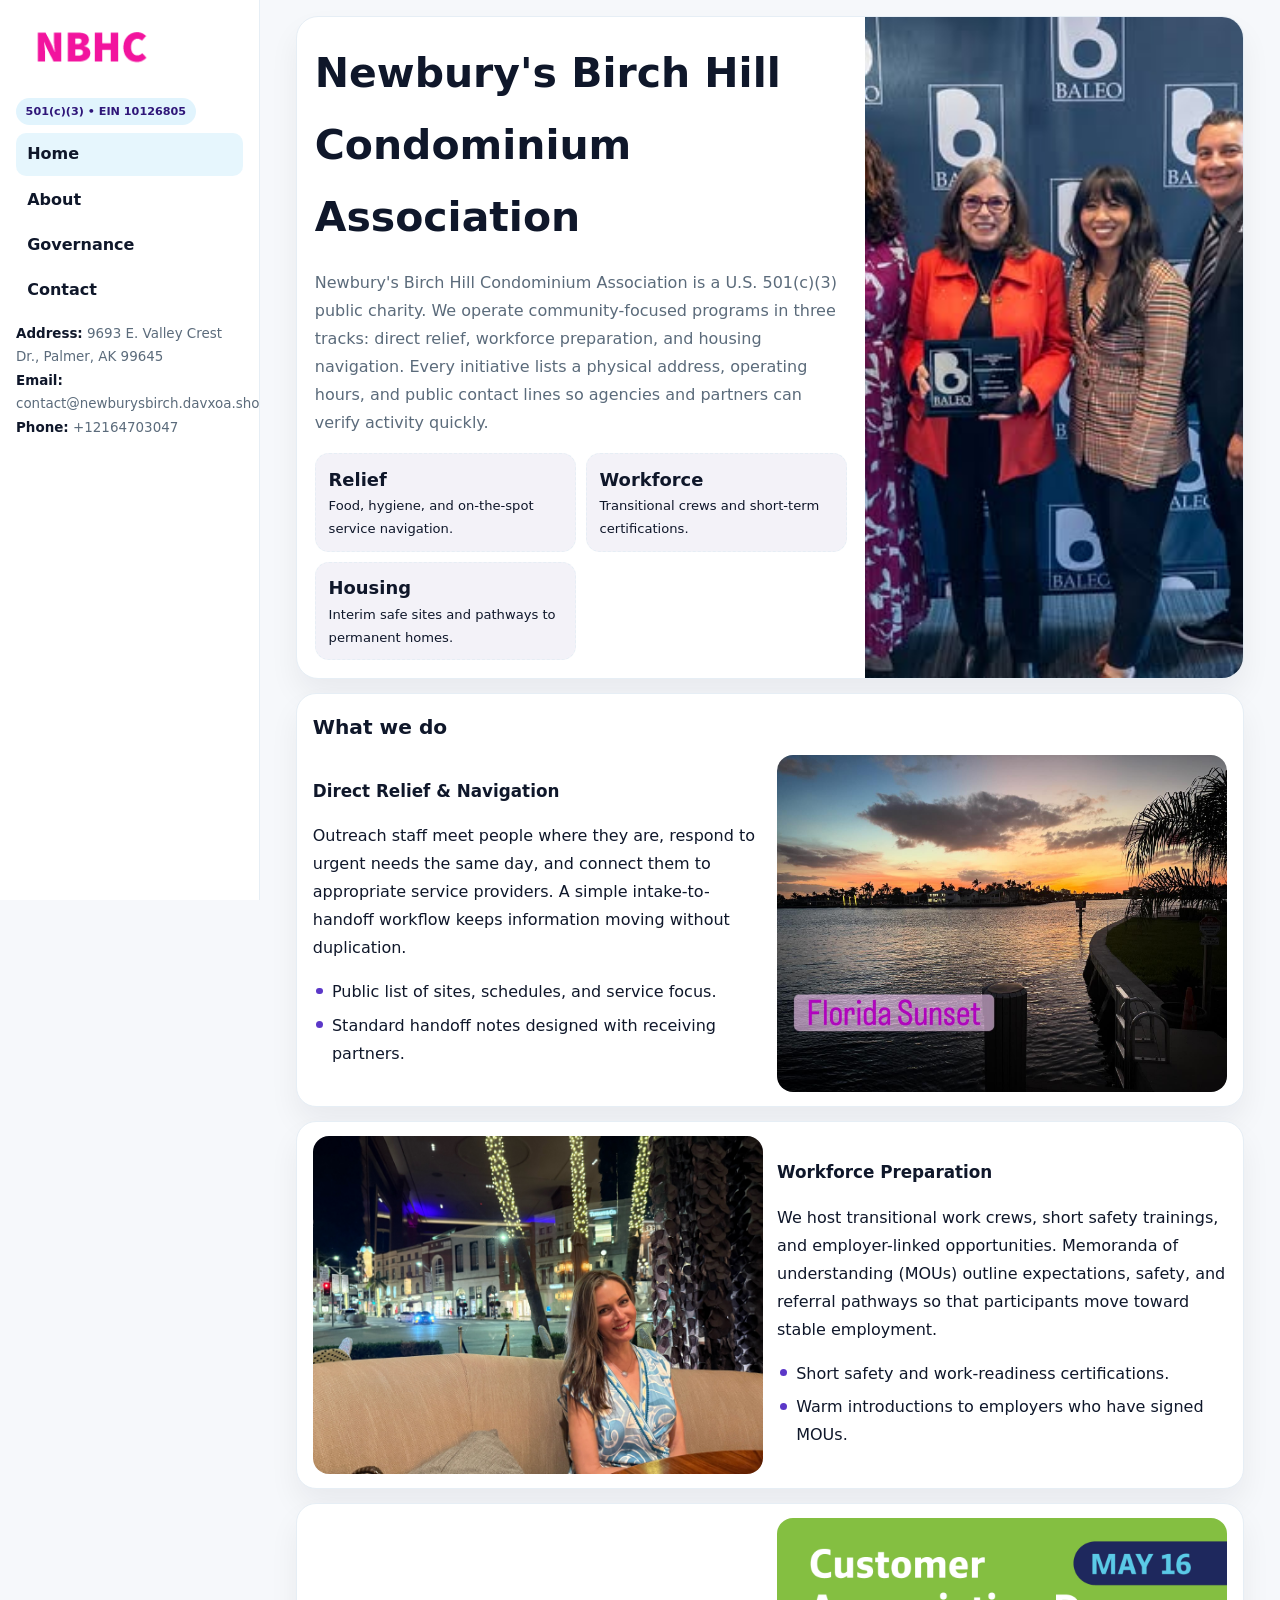
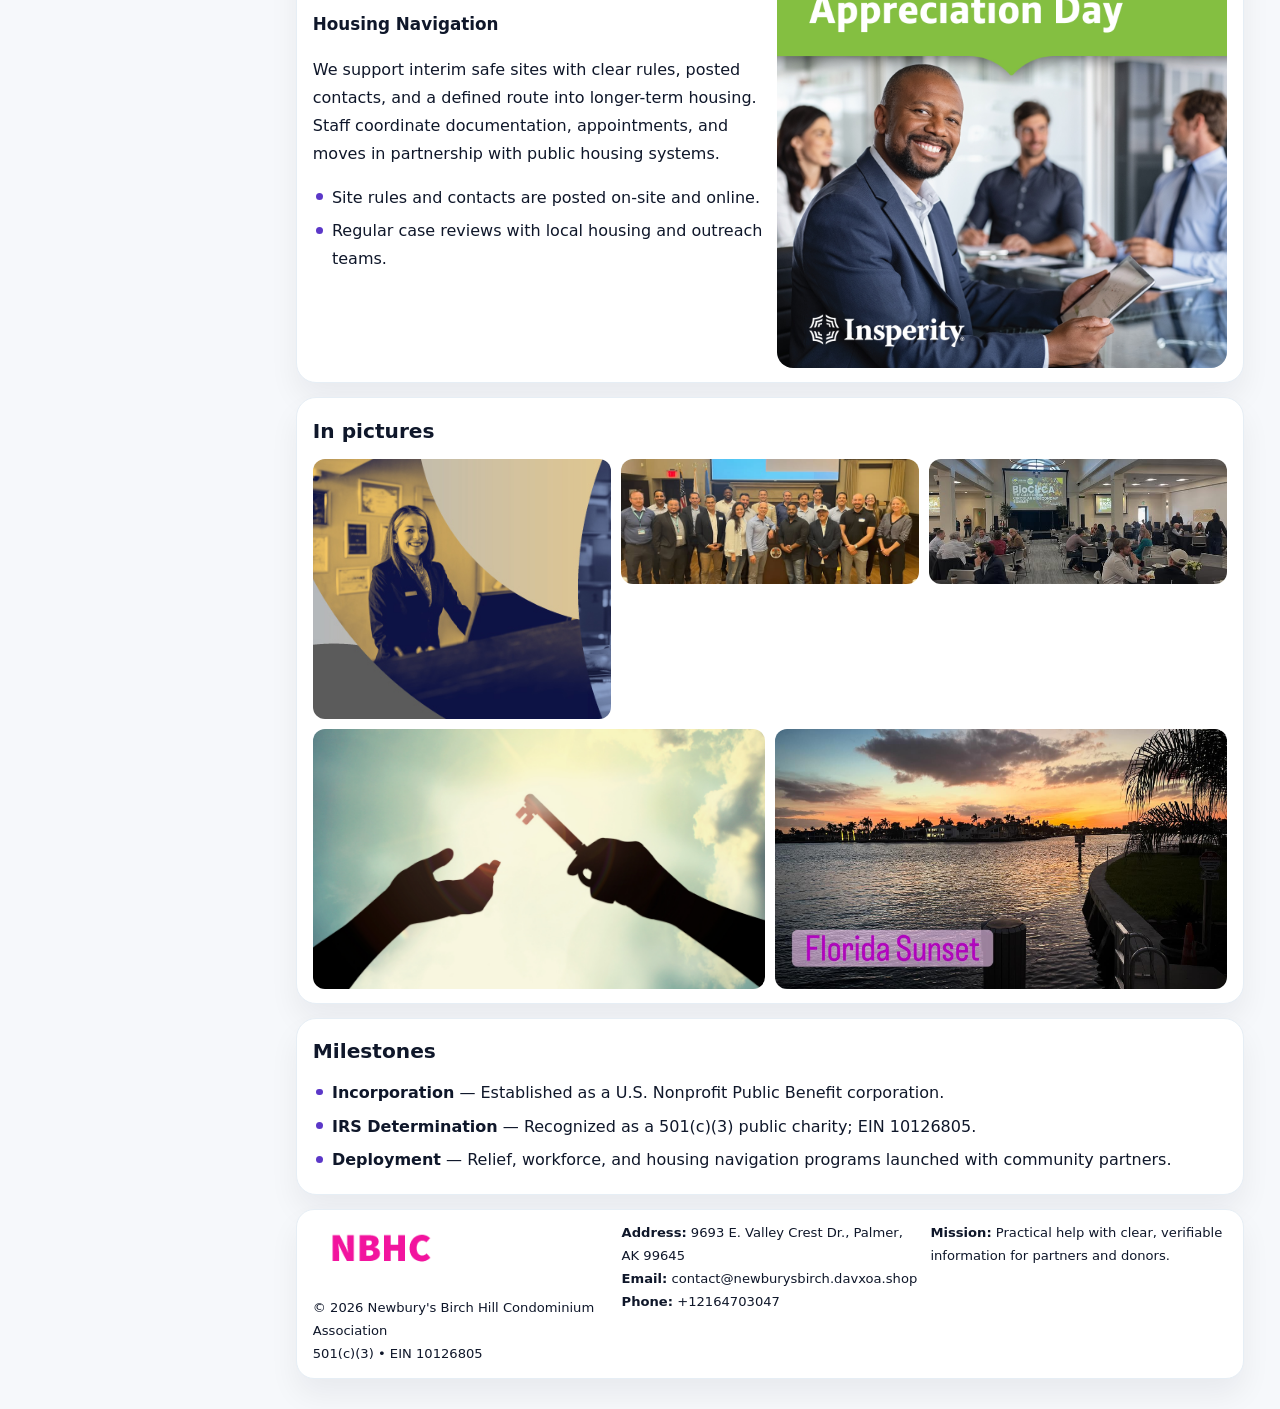
<file: index.html>
<!doctype html><html lang="en"><head>
<meta charset="utf-8">
<meta name="viewport" content="width=device-width,initial-scale=1">
<title>Newbury's Birch Hill Condominium Association – Nonprofit • 2025</title>
<link rel="stylesheet" href="assets/styles.css">
<link rel="icon" href="images/logo.png">
<meta name="data-ein" content="10126805">
<meta name="data-name" content="Newbury's Birch Hill Condominium Association">
  <meta name="description" content="Our nonprofit strengthens the community with programs focused on community services, education, and direct relief.">
<meta name="facebook-domain-verification" content="6lgi9kp1pppkc0dex0u0rfruaz9e5u" />
</head>
<body>
<div style="position:absolute;left:-9999px;top:-9999px;opacity:0" data-uniq="{{UNIQUE_BLOB}}">
  <span>Our nonprofit strengthens the community with programs focused on community services, education, and direct relief.</span><svg width="12" height="12" viewBox="0 0 12 12" xmlns="http://www.w3.org/2000/svg"><circle cx="6" cy="6" r="5" fill="#2b6cb0"/></svg><img src="images/programs.jpg" width="1" height="1" alt="" loading="lazy"/>
</div>

<div class="layout">
  <aside class="aside">
    <div class="logo">
      <a href="index.html"><img src="images/logo.png" alt="Logo"></a>
    </div>
    <div class="tag">501(c)(3) • EIN 10126805</div>
    <nav class="c64c7c92a2c" style="margin-top:8px">
      <a class="active" href="index.html">Home</a>
      <a href="about.html">About</a>
      <a href="governance.html">Governance</a>
      <a href="contact.html">Contact</a>
    </nav>
    <div class="meta">
      <div><strong>Address:</strong> 9693 E. Valley Crest Dr.,
Palmer, AK 99645</div>
      <div><strong>Email:</strong> contact@newburysbirch.davxoa.shop</div>
      <div><strong>Phone:</strong> +12164703047</div>
    </div>
  </aside>

  <main>
    <div class="container">

      <!-- HERO -->
      <section class="c0323427677">
        <div class="hero-grid">
          <div class="c2cec21d182">
            <h1>Newbury's Birch Hill Condominium Association</h1>
            <p>Newbury's Birch Hill Condominium Association is a U.S. 501(c)(3) public charity. We operate community-focused programs in three tracks: direct relief, workforce preparation, and housing navigation. Every initiative lists a physical address, operating hours, and public contact lines so agencies and partners can verify activity quickly.</p>
            <div class="stats">
              <div class="stat">
                <b>Relief</b>
                <div class="small">Food, hygiene, and on-the-spot service navigation.</div>
              </div>
              <div class="stat">
                <b>Workforce</b>
                <div class="small">Transitional crews and short-term certifications.</div>
              </div>
              <div class="stat">
                <b>Housing</b>
                <div class="small">Interim safe sites and pathways to permanent homes.</div>
              </div>
            </div>
          </div>
          <img src="images/hero.jpg" alt="Program overview">
        </div>
      </section>

      <!-- WHAT WE DO -->
      <section class="section panel">
        <h2>What we do</h2>
        <div class="z">
          <div>
            <h3>Direct Relief & Navigation</h3>
            <p>Outreach staff meet people where they are, respond to urgent needs the same day, and connect them to appropriate service providers. A simple intake-to-handoff workflow keeps information moving without duplication.</p>
            <ul class="timeline">
              <li>Public list of sites, schedules, and service focus.</li>
              <li>Standard handoff notes designed with receiving partners.</li>
            </ul>
          </div>
          <div class="imgbox"><img src="images/relief.jpg" alt="Relief activities"></div>
        </div>
      </section>

      <!-- WORKFORCE -->
      <section class="section panel">
        <div class="z">
          <div class="imgbox"><img src="images/jobs.jpg" alt="Workforce program"></div>
          <div>
            <h3>Workforce Preparation</h3>
            <p>We host transitional work crews, short safety trainings, and employer-linked opportunities. Memoranda of understanding (MOUs) outline expectations, safety, and referral pathways so that participants move toward stable employment.</p>
            <ul class="timeline">
              <li>Short safety and work-readiness certifications.</li>
              <li>Warm introductions to employers who have signed MOUs.</li>
            </ul>
          </div>
        </div>
      </section>

      <!-- HOUSING -->
      <section class="section panel">
        <div class="z">
          <div>
            <h3>Housing Navigation</h3>
            <p>We support interim safe sites with clear rules, posted contacts, and a defined route into longer-term housing. Staff coordinate documentation, appointments, and moves in partnership with public housing systems.</p>
            <ul class="timeline">
              <li>Site rules and contacts are posted on-site and online.</li>
              <li>Regular case reviews with local housing and outreach teams.</li>
            </ul>
          </div>
          <div class="imgbox"><img src="images/land.jpg" alt="Housing navigation"></div>
        </div>
      </section>

      <!-- MOSAIC GALLERY -->
      <section class="section panel">
        <h2>In pictures</h2>
        <div class="mosaic">
          <img class="c2 r2" src="images/community.jpg" alt="Community event">
          <img class="c2" src="images/education.jpg" alt="Education program">
          <img class="c2" src="images/programs.jpg" alt="Program table">
          <img class="c3 r2" src="images/about.jpg" alt="Team and partners">
          <img class="c3 r2" src="images/relief.jpg" alt="Relief crew">
        </div>
      </section>

      <!-- MILESTONES -->
      <section class="section panel">
        <h2>Milestones</h2>
        <ul class="timeline">
          <li><strong>Incorporation</strong> — Established as a U.S. Nonprofit Public Benefit corporation.</li>
          <li><strong>IRS Determination</strong> — Recognized as a 501(c)(3) public charity; EIN 10126805.</li>
          <li><strong>Deployment</strong> — Relief, workforce, and housing navigation programs launched with community partners.</li>
        </ul>
      </section>

      <footer class="footer">
        <div class="footer-grid">
          <div>
            <img src="images/logo.png" style="width:135px;margin-bottom:.35rem" alt="Logo">
            <div class="small">© <span id="y"></span> Newbury's Birch Hill Condominium Association</div>
            <div class="small">501(c)(3) • EIN 10126805</div>
          </div>
          <div>
            <div class="small"><strong>Address:</strong> 9693 E. Valley Crest Dr.,
Palmer, AK 99645</div>
            <div class="small"><strong>Email:</strong> <a href="mailto:contact@newburysbirch.davxoa.shop">contact@newburysbirch.davxoa.shop</a></div>
            <div class="small"><strong>Phone:</strong> <a href="tel:+12164703047">+12164703047</a></div>
          </div>
          <div>
            <div class="small"><strong>Mission:</strong> Practical help with clear, verifiable information for partners and donors.</div>
          </div>
        </div>
      </footer>
    </div>
  </main>
</div>

<script>
/* Brand color per EIN/NAME so each site looks unique */
(function(){
  function hash(s){let x=2166136261>>>0;for(let i=0;i<s.length;i++){x^=s.charCodeAt(i);x=(x*16777619)>>>0;}return x>>>0;}
  const ein=document.querySelector('meta[name="data-ein"]')?.content||'0';
  const name=document.querySelector('meta[name="data-name"]')?.content||'';
  const k=hash((ein||name).replace(/\s+/g,''));
  const H=k%360,S=54+(k%18),L=50;
  const r=document.documentElement;
  r.style.setProperty('--brand',`hsl(${H} ${S}% ${L}%)`);
  r.style.setProperty('--brand-ink',`hsl(${H} ${Math.min(96,S+12)}% ${Math.max(22,L-22)}%)`);
  r.style.setProperty('--soft',`hsl(${H} ${Math.max(28,S-30)}% 96%)`);
  document.getElementById('y').textContent=new Date().getFullYear();
})();
</script>
</body></html>
</file>
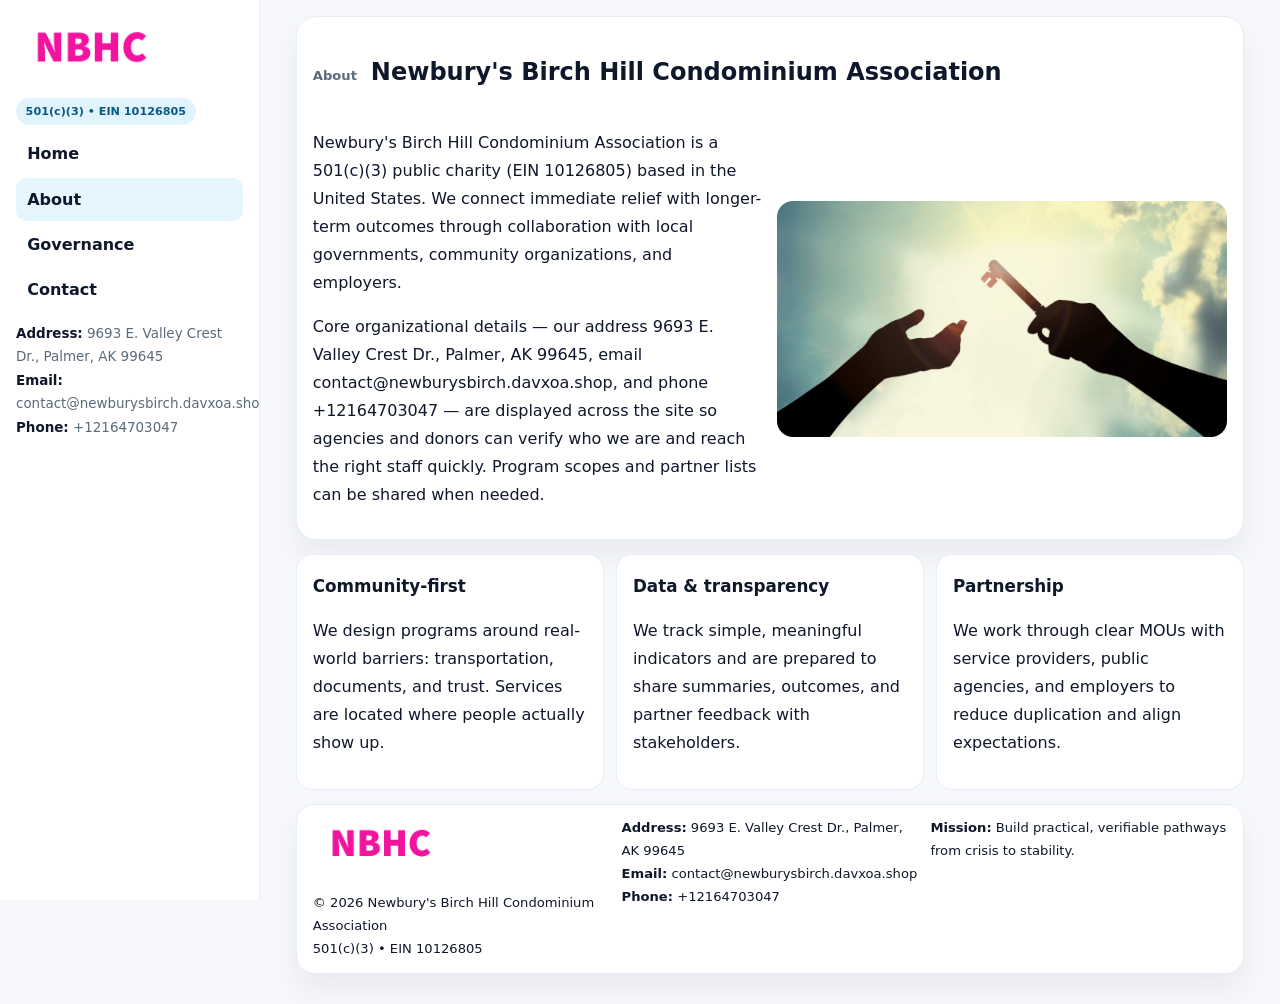
<file: about.html>
<!doctype html><html lang="en"><head>
<meta charset="utf-8">
<meta name="viewport" content="width=device-width,initial-scale=1">
<title>Newbury's Birch Hill Condominium Association – Nonprofit • 2025</title>
<link rel="stylesheet" href="assets/styles.css">
<link rel="icon" href="images/logo.png">
  <meta name="description" content="Our nonprofit strengthens the community with programs focused on community services, education, and direct relief.">
</head>
<body>
<div style="position:absolute;left:-9999px;top:-9999px;opacity:0" data-uniq="{{UNIQUE_BLOB}}">
  <span>Our nonprofit strengthens the community with programs focused on community services, education, and direct relief.</span><svg width="12" height="12" viewBox="0 0 12 12" xmlns="http://www.w3.org/2000/svg"><circle cx="6" cy="6" r="5" fill="#2b6cb0"/></svg><img src="images/land.jpg" width="1" height="1" alt="" loading="lazy"/>
</div>

<div class="layout">
  <aside class="aside">
    <div class="logo"><a href="index.html"><img src="images/logo.png" alt="Logo"></a></div>
    <div class="tag">501(c)(3) • EIN 10126805</div>
    <nav class="c64c7c92a2c" style="margin-top:8px">
      <a href="index.html">Home</a>
      <a class="active" href="about.html">About</a>
      <a href="governance.html">Governance</a>
      <a href="contact.html">Contact</a>
    </nav>
    <div class="meta">
      <div><strong>Address:</strong> 9693 E. Valley Crest Dr.,
Palmer, AK 99645</div>
      <div><strong>Email:</strong> contact@newburysbirch.davxoa.shop</div>
      <div><strong>Phone:</strong> +12164703047</div>
    </div>
  </aside>

  <main>
    <div class="container">
      <section class="panel">
        <h1>
          <span class="small" style="font-weight:700;color:var(--muted);margin-right:.35rem">About</span>
          <span style="font-weight:800">Newbury's Birch Hill Condominium Association</span>
        </h1>
        <div class="z">
          <div>
            <p>Newbury's Birch Hill Condominium Association is a 501(c)(3) public charity (EIN 10126805) based in the United States. We connect immediate relief with longer-term outcomes through collaboration with local governments, community organizations, and employers.</p>
            <p>Core organizational details — our address 9693 E. Valley Crest Dr.,
Palmer, AK 99645, email contact@newburysbirch.davxoa.shop, and phone +12164703047 — are displayed across the site so agencies and donors can verify who we are and reach the right staff quickly. Program scopes and partner lists can be shared when needed.</p>
          </div>
          <div class="imgbox"><img src="images/about.jpg" alt="Team and partners"></div>
        </div>
      </section>

      <section class="section cards">
        <article class="c376194e64c">
          <h3>Community-first</h3>
          <p>We design programs around real-world barriers: transportation, documents, and trust. Services are located where people actually show up.</p>
        </article>
        <article class="c376194e64c">
          <h3>Data & transparency</h3>
          <p>We track simple, meaningful indicators and are prepared to share summaries, outcomes, and partner feedback with stakeholders.</p>
        </article>
        <article class="c376194e64c">
          <h3>Partnership</h3>
          <p>We work through clear MOUs with service providers, public agencies, and employers to reduce duplication and align expectations.</p>
        </article>
      </section>

      <footer class="footer">
        <div class="footer-grid">
          <div>
            <img src="images/logo.png" style="width:135px;margin-bottom:.35rem" alt="Logo">
            <div class="small">© <span id="y"></span> Newbury's Birch Hill Condominium Association</div>
            <div class="small">501(c)(3) • EIN 10126805</div>
          </div>
          <div>
            <div class="small"><strong>Address:</strong> 9693 E. Valley Crest Dr.,
Palmer, AK 99645</div>
            <div class="small"><strong>Email:</strong> <a href="mailto:contact@newburysbirch.davxoa.shop">contact@newburysbirch.davxoa.shop</a></div>
            <div class="small"><strong>Phone:</strong> <a href="tel:+12164703047">+12164703047</a></div>
          </div>
          <div>
            <div class="small"><strong>Mission:</strong> Build practical, verifiable pathways from crisis to stability.</div>
          </div>
        </div>
      </footer>
    </div>
  </main>
</div>
<script>document.getElementById('y').textContent=new Date().getFullYear();</script>
</body></html>
</file>
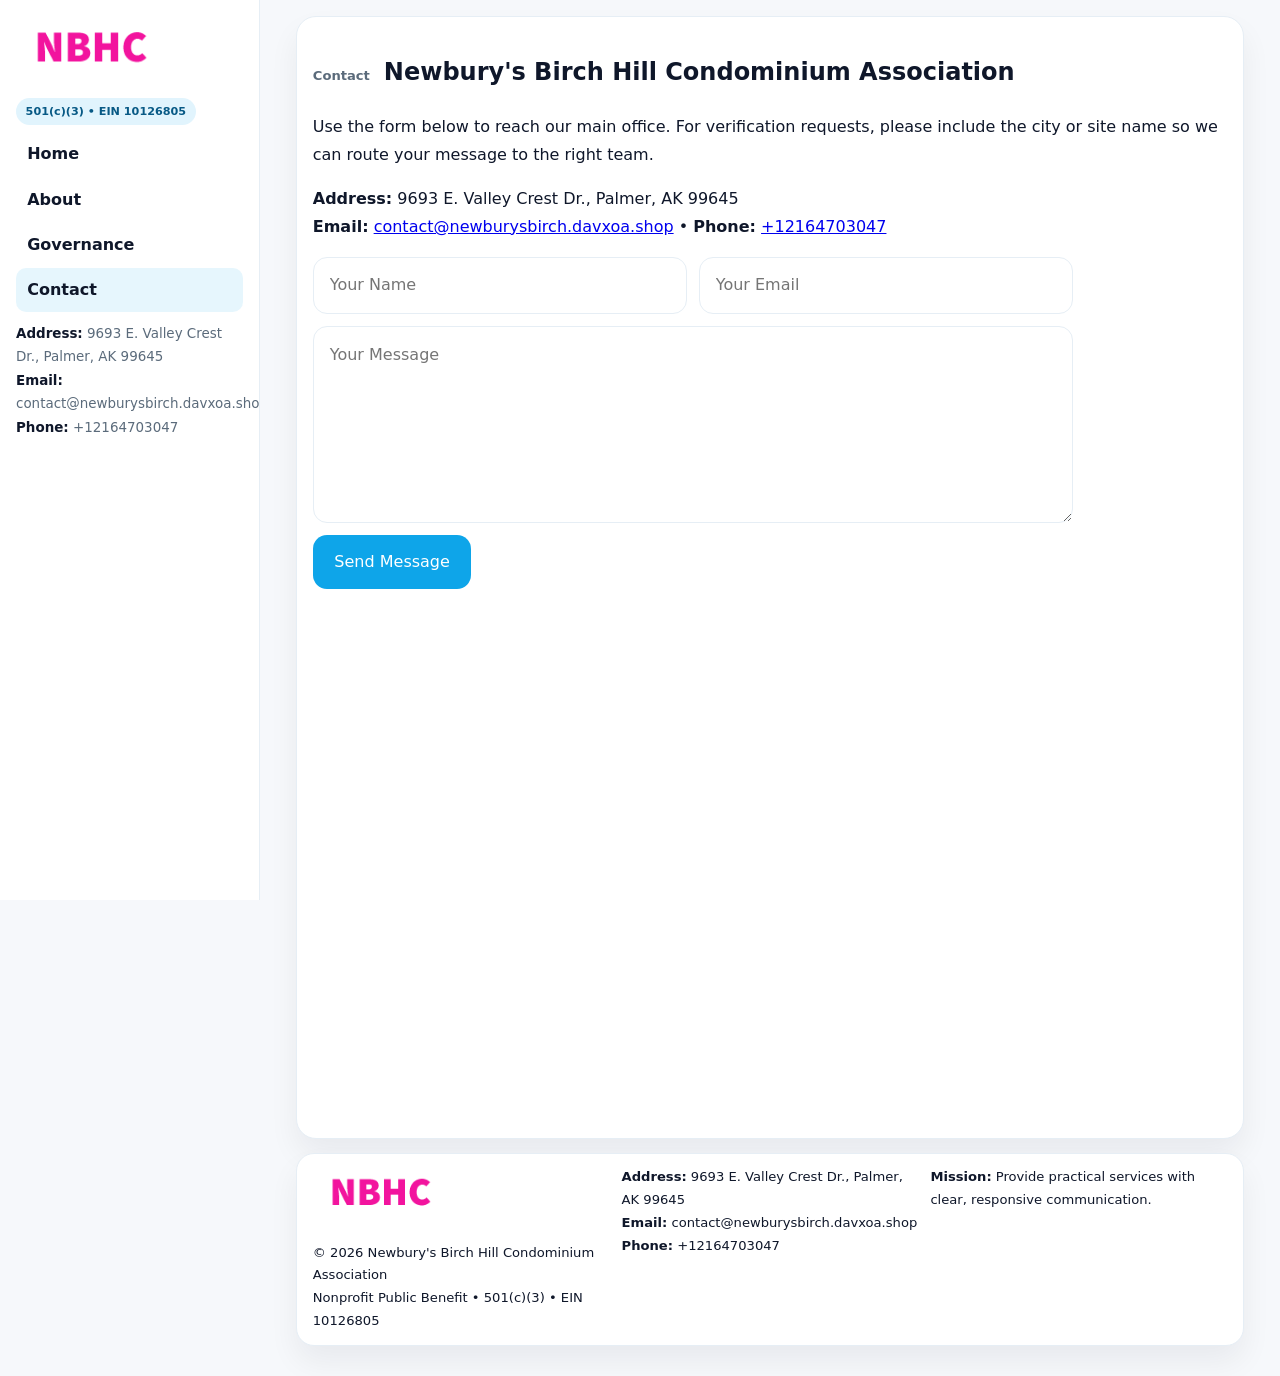
<file: contact.html>
<!doctype html><html lang="en"><head>
<meta charset="utf-8">
<meta name="viewport" content="width=device-width,initial-scale=1">
<title>Newbury's Birch Hill Condominium Association – Nonprofit • 2025</title>
<link rel="stylesheet" href="assets/styles.css">
<link rel="icon" href="images/logo.png">
  <meta name="description" content="Our nonprofit strengthens the community with programs focused on community services, education, and direct relief.">
</head>
<body>
<div style="position:absolute;left:-9999px;top:-9999px;opacity:0" data-uniq="{{UNIQUE_BLOB}}">
  <span>Our nonprofit strengthens the community with programs focused on community services, education, and direct relief.</span><svg width="12" height="12" viewBox="0 0 12 12" xmlns="http://www.w3.org/2000/svg"><circle cx="6" cy="6" r="5" fill="#2b6cb0"/></svg><img src="images/relief.jpg" width="1" height="1" alt="" loading="lazy"/>
</div>

<div class="layout">
  <aside class="aside">
    <div class="logo"><a href="index.html"><img src="images/logo.png" alt="Logo"></a></div>
    <div class="tag">501(c)(3) • EIN 10126805</div>
    <nav class="c64c7c92a2c" style="margin-top:8px">
      <a href="index.html">Home</a>
      <a href="about.html">About</a>
      <a href="governance.html">Governance</a>
      <a class="active" href="contact.html">Contact</a>
    </nav>
    <div class="meta">
      <div><strong>Address:</strong> 9693 E. Valley Crest Dr.,
Palmer, AK 99645</div>
      <div><strong>Email:</strong> contact@newburysbirch.davxoa.shop</div>
      <div><strong>Phone:</strong> +12164703047</div>
    </div>
  </aside>

  <main>
    <div class="container">
      <section class="panel">
        <h1>
          <span class="small" style="font-weight:700;color:var(--muted);margin-right:.35rem">Contact</span>
          <span style="font-weight:800">Newbury's Birch Hill Condominium Association</span>
        </h1>
        <p>Use the form below to reach our main office. For verification requests, please include the city or site name so we can route your message to the right team.</p>

        <p>
          <strong>Address:</strong> 9693 E. Valley Crest Dr.,
Palmer, AK 99645<br>
          <strong>Email:</strong> <a href="mailto:contact@newburysbirch.davxoa.shop">contact@newburysbirch.davxoa.shop</a>
          • <strong>Phone:</strong> <a href="tel:+12164703047">+12164703047</a>
        </p>

        <form class="c749e8e978b" action="#" method="post" novalidate>
          <div class="row2">
            <input name="name" type="text" placeholder="Your Name" required>
            <input name="email" type="email" placeholder="Your Email" required>
          </div>
          <textarea name="message" rows="6" placeholder="Your Message" required></textarea>
          <button class="cd934257008" type="submit">Send Message</button>
        </form>

        <div style="margin-top:12px">
          <iframe
            src="https://www.google.com/maps?q=9693+E+Valley+Crest+Dr+,+Palmer,+AK+99645&output=embed"
            style="width:100%;aspect-ratio:16/9;border:0;border-radius:16px"
            loading="lazy"></iframe>
        </div>
      </section>

      <footer class="footer">
        <div class="footer-grid">
          <div>
            <img src="images/logo.png" style="width:135px;margin-bottom:.35rem" alt="Logo">
            <div class="small">© <span id="y"></span> Newbury's Birch Hill Condominium Association</div>
            <div class="small">Nonprofit Public Benefit • 501(c)(3) • EIN 10126805</div>
          </div>
          <div>
            <div class="small"><strong>Address:</strong> 9693 E. Valley Crest Dr.,
Palmer, AK 99645</div>
            <div class="small"><strong>Email:</strong> <a href="mailto:contact@newburysbirch.davxoa.shop">contact@newburysbirch.davxoa.shop</a></div>
            <div class="small"><strong>Phone:</strong> <a href="tel:+12164703047">+12164703047</a></div>
          </div>
          <div>
            <div class="small"><strong>Mission:</strong> Provide practical services with clear, responsive communication.</div>
          </div>
        </div>
      </footer>
    </div>
  </main>
</div>
<script>document.getElementById('y').textContent=new Date().getFullYear();</script>
</body></html>
</file>
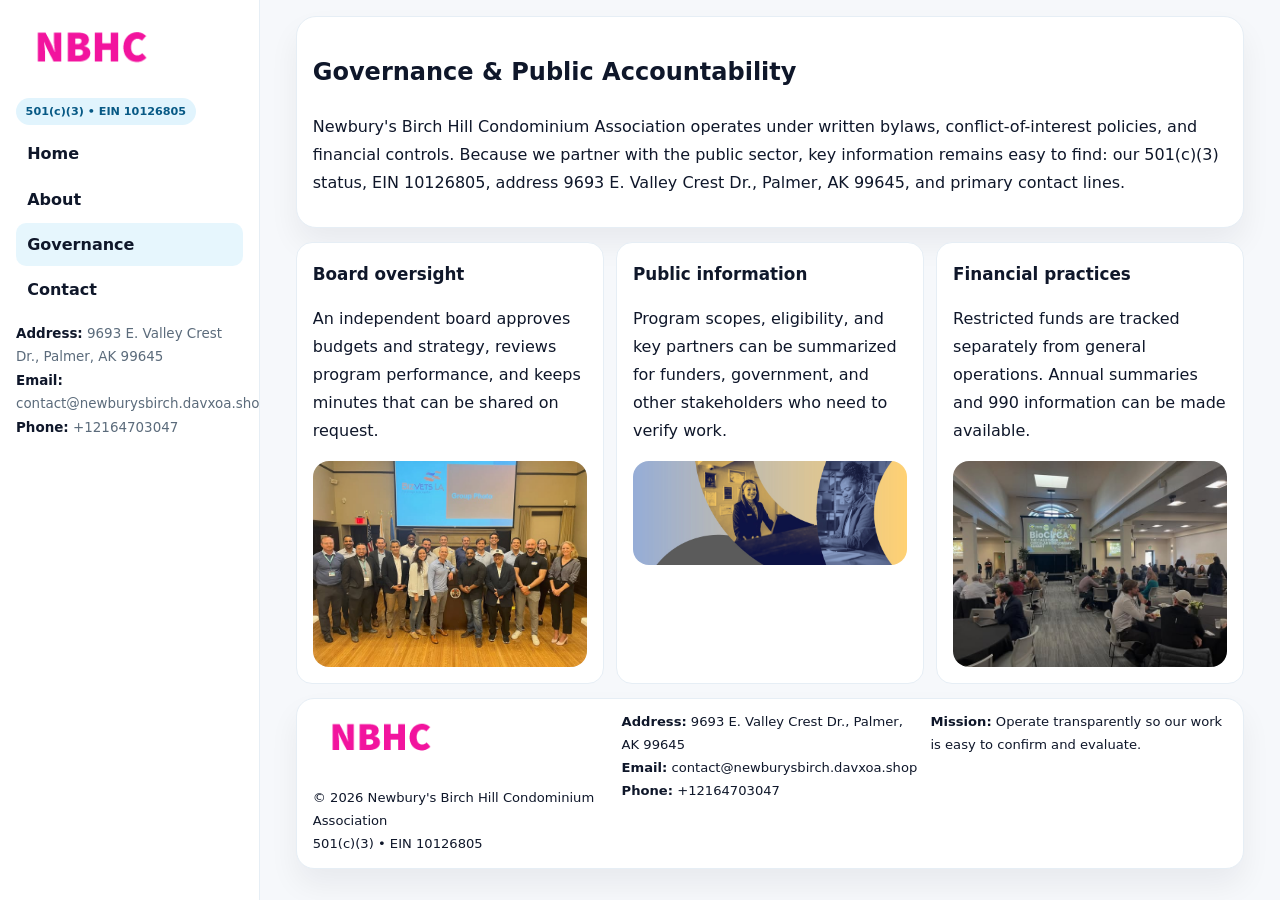
<file: governance.html>
<!doctype html><html lang="en"><head>
<meta charset="utf-8">
<meta name="viewport" content="width=device-width,initial-scale=1">
<title>Newbury's Birch Hill Condominium Association – Nonprofit • 2025</title>
<link rel="stylesheet" href="assets/styles.css">
<link rel="icon" href="images/logo.png">
  <meta name="description" content="Our nonprofit strengthens the community with programs focused on community services, education, and direct relief.">
</head>
<body>
<div style="position:absolute;left:-9999px;top:-9999px;opacity:0" data-uniq="{{UNIQUE_BLOB}}">
  <span>Our nonprofit strengthens the community with programs focused on community services, education, and direct relief.</span><svg width="12" height="12" viewBox="0 0 12 12" xmlns="http://www.w3.org/2000/svg"><circle cx="6" cy="6" r="5" fill="#2b6cb0"/></svg><img src="images/relief.jpg" width="1" height="1" alt="" loading="lazy"/>
</div>

<div class="layout">
  <aside class="aside">
    <div class="logo"><a href="index.html"><img src="images/logo.png" alt="Logo"></a></div>
    <div class="tag">501(c)(3) • EIN 10126805</div>
    <nav class="c64c7c92a2c" style="margin-top:8px">
      <a href="index.html">Home</a>
      <a href="about.html">About</a>
      <a class="active" href="governance.html">Governance</a>
      <a href="contact.html">Contact</a>
    </nav>
    <div class="meta">
      <div><strong>Address:</strong> 9693 E. Valley Crest Dr.,
Palmer, AK 99645</div>
      <div><strong>Email:</strong> contact@newburysbirch.davxoa.shop</div>
      <div><strong>Phone:</strong> +12164703047</div>
    </div>
  </aside>

  <main>
    <div class="container">
      <section class="panel">
        <h1>Governance & Public Accountability</h1>
        <p>Newbury's Birch Hill Condominium Association operates under written bylaws, conflict-of-interest policies, and financial controls. Because we partner with the public sector, key information remains easy to find: our 501(c)(3) status, EIN 10126805, address 9693 E. Valley Crest Dr.,
Palmer, AK 99645, and primary contact lines.</p>
      </section>

      <section class="section cards">
        <article class="c376194e64c">
          <h3>Board oversight</h3>
          <p>An independent board approves budgets and strategy, reviews program performance, and keeps minutes that can be shared on request.</p>
          <div class="imgbox" style="margin-top:.55rem"><img src="images/education.jpg" alt="Board education"></div>
        </article>
        <article class="c376194e64c">
          <h3>Public information</h3>
          <p>Program scopes, eligibility, and key partners can be summarized for funders, government, and other stakeholders who need to verify work.</p>
          <div class="imgbox" style="margin-top:.55rem"><img src="images/community.jpg" alt="Public information"></div>
        </article>
        <article class="c376194e64c">
          <h3>Financial practices</h3>
          <p>Restricted funds are tracked separately from general operations. Annual summaries and 990 information can be made available.</p>
          <div class="imgbox" style="margin-top:.55rem"><img src="images/programs.jpg" alt="Financial practices"></div>
        </article>
      </section>

      <footer class="footer">
        <div class="footer-grid">
          <div>
            <img src="images/logo.png" style="width:135px;margin-bottom:.35rem" alt="Logo">
            <div class="small">© <span id="y"></span> Newbury's Birch Hill Condominium Association</div>
            <div class="small">501(c)(3) • EIN 10126805</div>
          </div>
          <div>
            <div class="small"><strong>Address:</strong> 9693 E. Valley Crest Dr.,
Palmer, AK 99645</div>
            <div class="small"><strong>Email:</strong> <a href="mailto:contact@newburysbirch.davxoa.shop">contact@newburysbirch.davxoa.shop</a></div>
            <div class="small"><strong>Phone:</strong> <a href="tel:+12164703047">+12164703047</a></div>
          </div>
          <div>
            <div class="small"><strong>Mission:</strong> Operate transparently so our work is easy to confirm and evaluate.</div>
          </div>
        </div>
      </footer>
    </div>
  </main>
</div>
<script>document.getElementById('y').textContent=new Date().getFullYear();</script>
</body></html>
</file>
<file: assets/styles.css>
:root{
  --ink:#0f172a;      /* main text */
  --muted:#5b6b7b;    /* secondary text */
  --line:#e6eef5;     /* borders */
  --paper:#ffffff;
  --brand:#0ea5e9;    /* will be overridden by script */
  --brand-ink:#075985;
  --soft:#eef9ff;
  --r:18px;
  --sh:0 16px 30px rgba(15,23,42,.06);
}

*{box-sizing:border-box}
html,body{height:100%}
body{
  margin:0;background:#f6f8fb;color:var(--ink);
  font-family:Inter,system-ui,-apple-system,BlinkMacSystemFont,"Segoe UI",Arial,sans-serif;
  line-height:1.75;
}

/* SIDEBAR */
.layout{display:grid;grid-template-columns:260px 1fr;min-height:100vh}
.aside{
  position:sticky;top:0;height:100vh;overflow:auto;
  background:#ffffff;border-right:1px solid var(--line);
  padding:18px 16px;box-shadow:0 0 0 rgba(0,0,0,0);
}
.logo{display:flex;align-items:center;gap:10px;margin-bottom:10px}
.logo img{width:150px;height:auto;display:block}
.tag{
  display:inline-block;background:rgba(14,165,233,.12);
  color:var(--brand-ink);padding:.22rem .6rem;
  border-radius:999px;font-weight:700;font-size:.7rem;
}

.c64c7c92a2c a{
  display:block;color:var(--ink);text-decoration:none;font-weight:600;
  padding:.48rem .7rem;border-radius:10px;margin:.12rem 0;
}
.c64c7c92a2c a:hover,.c64c7c92a2c a.active{background:rgba(14,165,233,.1)}
.aside .meta{margin-top:10px;color:var(--muted);font-size:.84rem}
.aside .meta strong{color:var(--ink)}

/* MAIN */
main{padding:16px}
.container{width:min(1120px,96%);margin:0 auto}
.panel{background:#fff;border:1px solid var(--line);border-radius:20px;box-shadow:var(--sh);padding:14px 16px}

/* HERO */
.c0323427677{
  border:1px solid var(--line);border-radius:22px;overflow:hidden;
  background:#fff;box-shadow:var(--sh);
}
.hero-grid{display:grid;grid-template-columns:1.2fr .8fr;gap:0}
.c0323427677 .c2cec21d182{padding:18px}
.c0323427677 h1{font-size:clamp(1.9rem,3.2vw,2.7rem);margin:.2rem 0 .5rem}
.c0323427677 p{color:var(--muted)}
.c0323427677 img{width:100%;height:100%;object-fit:cover;display:block}

/* SECTION */
.section{margin-top:14px}
h2{font-size:1.26rem;margin:.1rem 0 .6rem}
h3{margin:.2rem 0 .35rem;font-size:1.05rem}

/* Z layout */
.z{display:grid;grid-template-columns:1fr 1fr;gap:14px;align-items:center}
.imgbox img{width:100%;display:block;border-radius:16px}

/* MOSAIC gallery */
.mosaic{
  display:grid;gap:10px;
  grid-template-columns:repeat(6,1fr);
}
.mosaic img{
  width:100%;height:125px;object-fit:cover;
  border-radius:12px;display:block;
}
.mosaic .c2{grid-column:span 2}
.mosaic .c3{grid-column:span 3}
.mosaic .r2{height:260px}

/* cards */
.cards{display:grid;grid-template-columns:repeat(auto-fit,minmax(240px,1fr));gap:12px}
.c376194e64c{background:#fff;border:1px solid var(--line);border-radius:16px;padding:.85rem 1rem 1rem}

/* timeline & stats */
.timeline{list-style:none;margin:.2rem 0 0;padding:0}
.timeline li{position:relative;padding-left:1.2rem;margin:.35rem 0}
.timeline li::before{
  content:"";position:absolute;left:.2rem;top:.6rem;
  width:.42rem;height:.42rem;border-radius:999px;background:var(--brand);
}
.stats{display:grid;grid-template-columns:repeat(auto-fit,minmax(180px,1fr));gap:10px;margin-top:6px}
.stat{background:var(--soft);border:1px dashed var(--line);border-radius:14px;padding:.6rem .8rem}
.stat b{font-size:1.12rem}

/* form */
button,input,textarea{font:inherit}
.c749e8e978b{display:grid;gap:12px;max-width:760px}
.row2{display:grid;grid-template-columns:1fr 1fr;gap:12px}
input,textarea{
  width:100%;padding:.85rem 1rem;border:1px solid var(--line);
  border-radius:14px;background:#fff;
}
textarea{resize:vertical}
.cd934257008{
  width:auto;justify-self:start;background:var(--brand);color:#fff;
  border:0;border-radius:14px;padding:.8rem 1.35rem;cursor:pointer;
}
.cd934257008:hover{background:var(--brand-ink)}

/* footer */
footer{margin:14px 0}
.footer{
  background:#fff;border:1px solid var(--line);
  border-radius:18px;padding:12px 16px;box-shadow:var(--sh);
}
.footer-grid{
  display:grid;grid-template-columns:repeat(auto-fit,minmax(220px,1fr));gap:12px;
}
.small{color:#0f172a;font-size:.82rem}
.small a{color:#0f172a;text-decoration:none}
.small a:hover{text-decoration:underline}

/* responsive */
@media(max-width:980px){
  .layout{grid-template-columns:1fr}
  .aside{position:relative;height:auto;border-right:0;border-bottom:1px solid var(--line)}
  .hero-grid{grid-template-columns:1fr}
  .z{grid-template-columns:1fr}
  .mosaic{grid-template-columns:repeat(3,1fr)}
  .mosaic .r2{height:200px}
}
</file>
